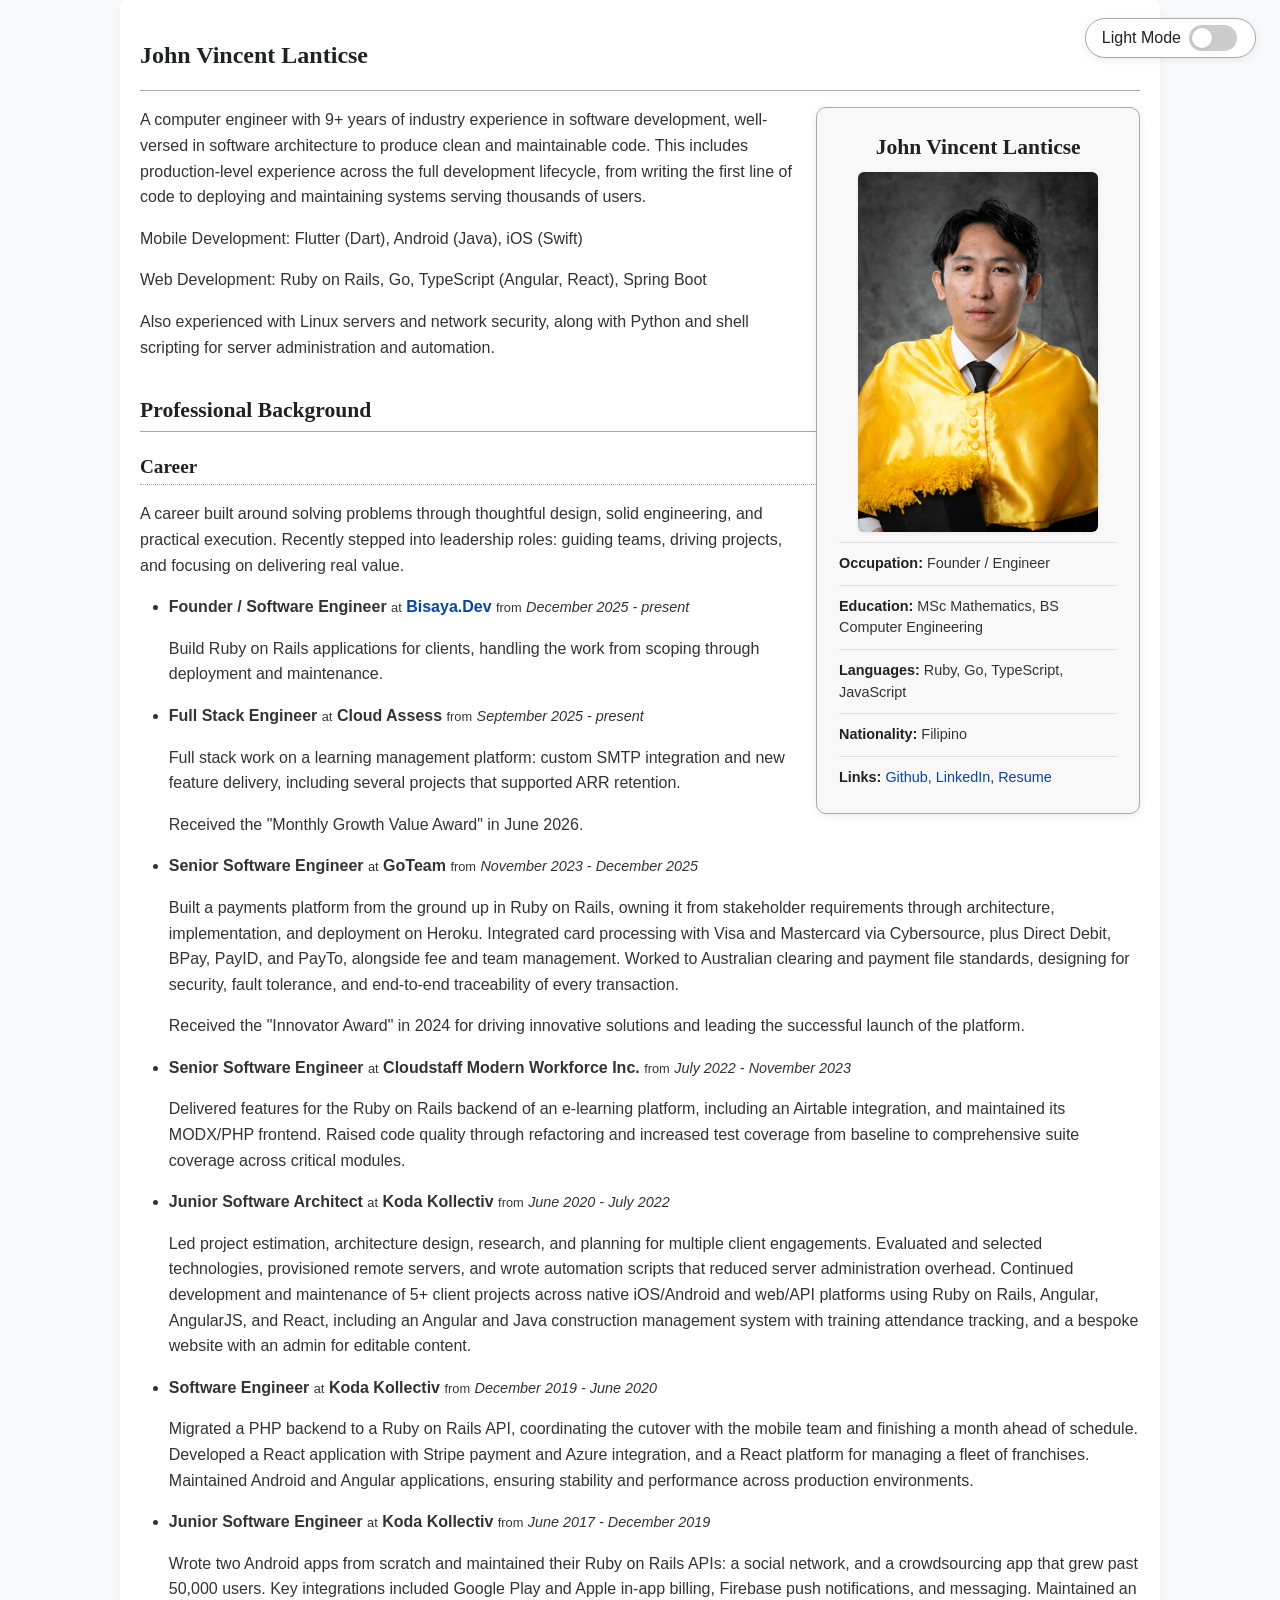
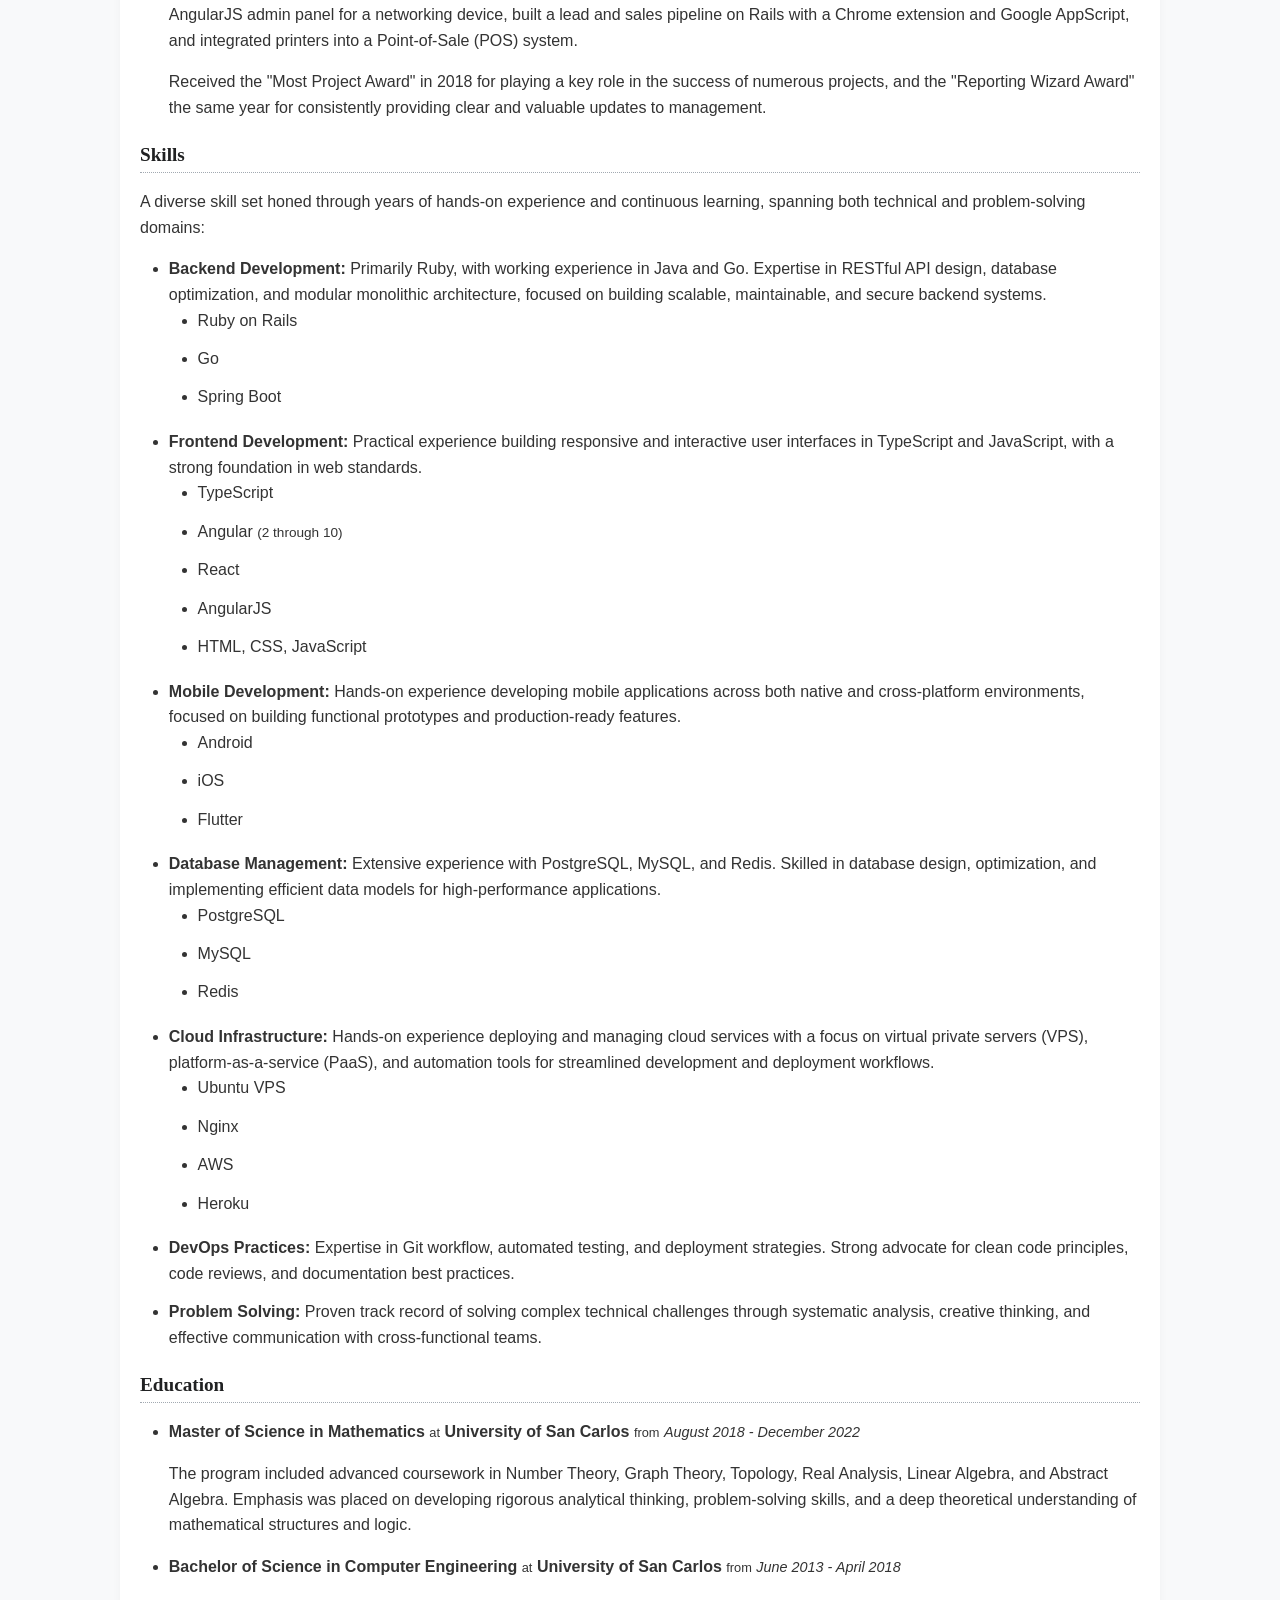
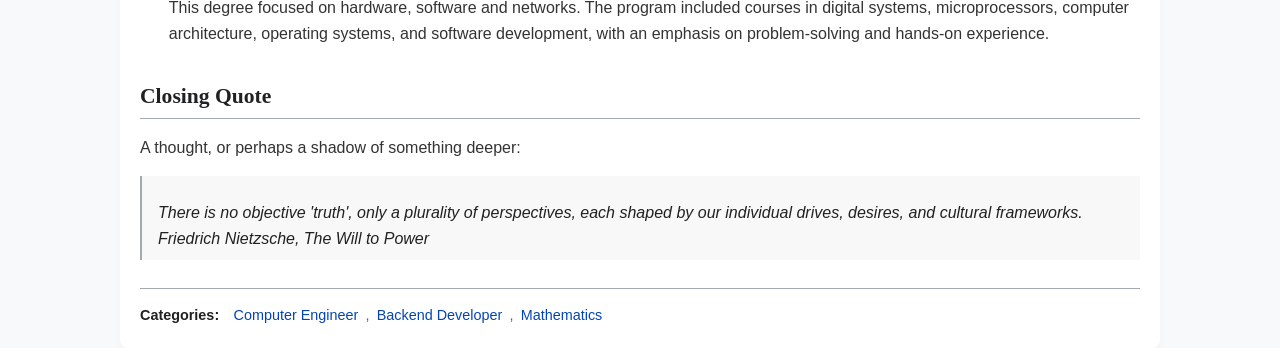
<file: index.html>
<!DOCTYPE html>
<html lang="en">
  <head>
    <meta charset="utf-8" />
    <meta name="viewport" content="width=device-width, initial-scale=1.0" />
    <meta
      name="description"
      content="John Vincent Lanticse, a software engineer with 9+ years of experience building backend systems, APIs, and mobile and web applications."
    />

    <title>John Vincent Lanticse - Software Engineer</title>
    <link rel="canonical" href="https://wiki.ctrlshiftjv.dev/" />
    <link rel="icon" type="image/x-icon" href="favicon.ico" />

    <meta property="og:type" content="profile" />
    <meta property="og:site_name" content="John Vincent Lanticse" />
    <meta property="og:url" content="https://wiki.ctrlshiftjv.dev/" />
    <meta property="og:title" content="John Vincent Lanticse - Software Engineer" />
    <meta
      property="og:description"
      content="A software engineer with 9+ years of experience building backend systems, APIs, and mobile and web applications."
    />
    <meta property="og:image" content="https://wiki.ctrlshiftjv.dev/img/og.jpg" />
    <meta property="og:image:width" content="1200" />
    <meta property="og:image:height" content="630" />
    <meta property="og:image:alt" content="John Vincent Lanticse, Software Engineer" />
    <meta property="profile:first_name" content="John Vincent" />
    <meta property="profile:last_name" content="Lanticse" />

    <meta name="twitter:card" content="summary_large_image" />
    <meta name="twitter:title" content="John Vincent Lanticse - Software Engineer" />
    <meta
      name="twitter:description"
      content="A software engineer with 9+ years of experience building backend systems, APIs, and mobile and web applications."
    />
    <meta name="twitter:image" content="https://wiki.ctrlshiftjv.dev/img/og.jpg" />

    <script type="application/ld+json">
      {
        "@context": "https://schema.org",
        "@type": "Person",
        "name": "John Vincent Lanticse",
        "givenName": "John Vincent",
        "familyName": "Lanticse",
        "jobTitle": "Software Engineer",
        "url": "https://wiki.ctrlshiftjv.dev/",
        "image": "https://wiki.ctrlshiftjv.dev/img/profile.jpg",
        "nationality": "Filipino",
        "sameAs": [
          "https://github.com/ctrlshiftjv",
          "https://www.linkedin.com/in/john-vincent-lanticse",
          "https://bisaya.dev"
        ],
        "worksFor": {
          "@type": "Organization",
          "name": "Bisaya.Dev",
          "url": "https://bisaya.dev"
        },
        "knowsLanguage": ["en"],
        "knowsAbout": [
          "Backend Development",
          "Ruby on Rails",
          "TypeScript",
          "REST API Design",
          "PostgreSQL",
          "Cloud Infrastructure",
          "Mobile Development"
        ],
        "alumniOf": [
          {
            "@type": "CollegeOrUniversity",
            "name": "University of San Carlos"
          }
        ]
      }
    </script>

    <style>
      body,
      html {
        margin: 0;
        padding: 0;
        font-family: -apple-system, BlinkMacSystemFont, 'Segoe UI', Roboto,
          'Helvetica Neue', Arial, sans-serif;
        line-height: 1.6;
        color: #333;
        background-color: #f8f9fa;
        transition: background 0.3s, color 0.3s;
      }
      
      .dark-mode,
      .dark-mode body {
        background-color: #181a1b;
        color: #e6e6e6;
      }

      .dark-mode .container {
        background: #232629;
        box-shadow: 0 2px 12px rgba(0,0,0,0.5);
        border: 1.5px solid #444b53;
      }

      .dark-mode .infobox {
        background-color: #232629;
        border-color: #444b53;
        color: #e6e6e6;
        box-shadow: 0 2px 8px rgba(0,0,0,0.4);
      }

      .dark-mode h1, .dark-mode h2, .dark-mode h3, .dark-mode .categories-title {
        color: #fff;
      }

      .dark-mode a {
        color: #7aaaff;
      }
      .dark-mode a:visited {
        color: #b48ead;
      }
      .dark-mode blockquote {
        background-color: #1b1e20;
        border-left-color: #5a626b;
        color: #e6e6e6;
      }
      .dark-mode a:hover {
        color: #a9c7ff;
        background-color: #2c3136;
        border-bottom-color: #7aaaff;
      }
      .dark-mode .categories {
        color: #b9bfc6;
      }
      .dark-mode hr {
        background-color: #444b53;
      }

      /* Dark mode toggle slider */
      .dark-toggle-wrapper {
        position: fixed;
        top: 18px;
        right: 24px;
        z-index: 1000;
        display: flex;
        align-items: center;
        gap: 0.5em;
        background: #fff;
        border-radius: 999px;
        box-shadow: 0 2px 8px rgba(0,0,0,0.08);
        padding: 6px 18px 6px 16px;
        border: 1px solid #a2a9b1;
      }

      .dark-toggle-label {
        font-size: 1em;
        color: #222;
        font-weight: 500;
        transition: color 0.3s;
      }
      .dark-mode .dark-toggle-label {
        color: #e6e6e6;
      }

      .switch {
        position: relative;
        display: inline-block;
        width: 48px;
        height: 26px;
      }
      .switch input {
        opacity: 0;
        width: 0;
        height: 0;
      }
      .slider {
        position: absolute;
        cursor: pointer;
        top: 0;
        left: 0;
        right: 0;
        bottom: 0;
        background-color: #ccc;
        transition: .4s;
        border-radius: 26px;
      }
      .slider:before {
        position: absolute;
        content: "";
        height: 20px;
        width: 20px;
        left: 3px;
        bottom: 3px;
        background-color: white;
        transition: .4s;
        border-radius: 50%;
        box-shadow: 0 1px 4px rgba(0,0,0,0.10);
      }
      input:checked + .slider {
        background-color: #232629;
      }
      input:checked + .slider:before {
        transform: translateX(22px);
      }

      /* General container */
      .container {
        max-width: 1000px;
        margin: 0 auto;
        padding: 20px;
        background: #fff;
        box-shadow: 0 2px 8px rgba(0,0,0,0.04);
        border-radius: 8px;
      }

      /* Main heading */
      h1 {
        font-family: Georgia, 'Times New Roman', Times, serif;
        font-size: 2.25em;
        margin-bottom: 0.5em;
        color: #202122;
        font-weight: bold;
      }

      /* Subheadings */
      h2 {
        font-family: Georgia, 'Times New Roman', Times, serif;
        font-size: 1.5em;
        margin-top: 1.5em;
        margin-bottom: 0.5em;
        color: #202122;
        padding-bottom: 0.2em;
        font-weight: bold;
        border-bottom: 1.5px solid #a2a9b1;
        background: none;
      }

      h3 {
        font-family: Georgia, 'Times New Roman', Times, serif;
        font-size: 1.2em;
        margin-bottom: 0.2em;
        color: #202122;
        border-bottom: 1px dotted #a2a9b1;
        padding-bottom: 2px;
      }

      /* Paragraph text */
      p {
        font-size: 1em;
        margin-bottom: 1em;
        line-height: 1.6;
      }

      /* Links */
      a {
        color: #0645ad;
        text-decoration: none;
        border-bottom: 1px solid transparent;
        transition: color 0.2s, background 0.2s;
      }
      a:visited {
        color: #6b1ba0;
      }
      a:hover {
        color: #0b0080;
        background-color: #f2f2f2;
        border-bottom: 1px solid #0645ad;
      }

      /* Lists */
      ul,
      ol {
        margin-left: 1.8em;
        margin-bottom: 1.2em;
        padding-left: 0;
      }

      ul {
        list-style-type: disc;
      }

      ol {
        list-style-type: decimal;
      }

      li {
        margin-bottom: 0.8em;
        line-height: 1.6;
      }

      /* Blockquotes */
      blockquote {
        margin: 1em 0;
        padding: 0.5em 1em;
        border-left: 2px solid #a2a9b1;
        background-color: #f8f8f8;
        font-style: italic;
        color: #202122;
      }

      blockquote p {
        margin-bottom: 0;
      }

      /* Horizontal rule */
      hr {
        border: 0;
        height: 1px;
        background-color: #a2a9b1;
        margin: 1em 0;
      }

      .custom-h1 {
        font-size: 1.5em;
        font-family: Georgia, 'Times New Roman', Times, serif;
        margin-bottom: 0;
      }

      .custom-h2 {
        font-size: 1.35em;
        font-family: Georgia, 'Times New Roman', Times, serif;
        margin-bottom: 0;
      }

      .custom-h3 {
        font-size: 1.2em;
        margin-bottom: 0;
      }

      /* Image styling */
      img {
        max-width: 100%;
        height: auto;
        margin: 1em 0;
      }

      /* Infobox */
      .infobox {
        float: right;
        width: 300px;
        margin-left: 1.5em;
        padding: 1em 0.75em;
        border: 1.5px solid #a2a9b1;
        background-color: #f8f8f8;
        font-size: 0.9em;
        line-height: 1.5;
        border-radius: 10px;
        box-shadow: 0 2px 8px rgba(0,0,0,0.08);
      }

      .infobox-content {
        margin: 0 0.75em;
        padding: 0.7em 0;
      }

      /* separates fields whose values wrap onto a second line */
      .infobox-content + .infobox-content {
        border-top: 1px solid #dcdfe3;
      }
      .dark-mode .infobox-content + .infobox-content {
        border-top-color: #3a4046;
      }

      .infobox-title {
        font-family: Georgia, 'Times New Roman', Times, serif;
        font-size: 1.5em;
        line-height: 1.3;
        font-weight: bold;
        color: #202122;
        margin-bottom: 0.5em;
      }
      .dark-mode .infobox-title {
        color: #fff;
      }

      .infobox-content img {
        width: 100%;
        max-width: 240px;
        height: auto;
        display: block;
        margin: 0 auto;
        border-radius: 6px;
        box-shadow: 0 1px 4px rgba(0,0,0,0.07);
      }

      .infobox-label {
        font-weight: bold;
        color: #202122;
      }
      .dark-mode .infobox-label {
        color: #e6e6e6;
      }

      .small {
        font-size: 0.8em;
      }

      .medium {
        font-size: 0.85em;
      }

      .organization {
        font-weight: 600;
      }

      .date {
        font-style: italic;
        font-size: 0.9em;
      }

      /* Categories section */
      .categories {
        margin-top: 2em;
        padding-top: 1em;
        border-top: 1px solid #a2a9b1;
        font-size: 0.9em;
        color: #666;
        display: flex;
        flex-wrap: wrap;
        align-items: center;
        gap: 0.5em;
      }
      .categories-title {
        font-weight: bold;
        margin-right: 0.5em;
        color: #202122;
        display: flex;
        align-items: center;
      }

      /* Mobile responsiveness */
      @media (max-width: 768px) {
        .container {
          padding: 10px;
          /* clears the fixed toggle, which would otherwise sit on top of the h1 */
          padding-top: 62px;
        }

        .dark-toggle-label {
          display: none;
        }

        .infobox {
          float: none;
          width: 90%;
          margin: 1em auto;
          padding: 1em;
        }

        .infobox-content {
          margin: 0.5em 0;
          text-align: center;
        }

        .infobox-content img {
          max-width: 200px;
        }

        .custom-h1 {
          text-align: center;
        }
        .dark-toggle-wrapper {
          right: 10px;
          top: 10px;
        }
      }

      .dark-mode .dark-toggle-wrapper {
        background: #232629;
        border-color: #444b53;
      }
    </style>
    <script>
      // Runs before first paint so the correct theme is applied without a flash.
      (function () {
        var stored = localStorage.getItem('darkMode');
        var dark = stored === null
          ? window.matchMedia('(prefers-color-scheme: dark)').matches
          : stored === '1';
        if (dark) document.documentElement.classList.add('dark-mode');
      })();

      function syncToggleUI(enabled) {
        var label = document.getElementById('dark-toggle-label');
        var box = document.getElementById('dark-toggle-checkbox');
        if (label) label.textContent = enabled ? 'Dark Mode' : 'Light Mode';
        if (box) box.checked = enabled;
      }
      function setDarkMode(enabled) {
        document.documentElement.classList.toggle('dark-mode', enabled);
        localStorage.setItem('darkMode', enabled ? '1' : '0');
        syncToggleUI(enabled);
      }
      function toggleDarkMode() {
        setDarkMode(!document.documentElement.classList.contains('dark-mode'));
      }
      window.addEventListener('DOMContentLoaded', function () {
        // only mirrors the already-applied theme, so an OS-derived default is not persisted
        syncToggleUI(document.documentElement.classList.contains('dark-mode'));
      });
    </script>
  </head>
  <body>
    <div class="container">
      <div class="dark-toggle-wrapper">
        <span id="dark-toggle-label" class="dark-toggle-label">Light Mode</span>
        <label class="switch">
          <input type="checkbox" id="dark-toggle-checkbox" onclick="toggleDarkMode()" aria-label="Toggle dark mode" />
          <span class="slider"></span>
        </label>
      </div>
      <header>
        <h1 class="custom-h1">John Vincent Lanticse</h1>
        <hr />
      </header>

      <aside class="infobox">
        <div class="infobox-content" style="text-align: center">
          <div class="infobox-title" aria-hidden="true">John Vincent Lanticse</div>
          <img src="/img/profile.jpg" alt="John Vincent Lanticse graduation picture" style="width: 240px" />
        </div>
        <div class="infobox-content">
          <div>
            <span class="infobox-label">Occupation:</span>
            <span>Founder / Engineer</span>
          </div>
        </div>
        <div class="infobox-content">
          <div>
            <span class="infobox-label">Education:</span>
            <span>MSc Mathematics, BS Computer Engineering</span>
          </div>
        </div>
        <div class="infobox-content">
          <div>
            <span class="infobox-label">Languages:</span>
            <span>Ruby, Go, TypeScript, JavaScript</span>
          </div>
        </div>
        <div class="infobox-content">
          <div>
            <span class="infobox-label">Nationality:</span>
            <span>Filipino</span>
          </div>
        </div>
        <div class="infobox-content">
          <div>
            <span class="infobox-label">Links:</span>
            <a href="https://github.com/ctrlshiftjv/" target="_blank">Github</a>,
            <a href="https://www.linkedin.com/in/john-vincent-lanticse" target="_blank">LinkedIn</a>,
            <a href="/resume.html">Resume</a>
          </div>
        </div>
      </aside>

      <main>
        <section>
          <p>
            A computer engineer with 9+ years of industry experience in software development, well-versed in software architecture to produce clean and maintainable code. This includes production-level experience across the full development lifecycle, from writing the first line of code to deploying and maintaining systems serving thousands of users.
          </p>
          <p>Mobile Development: Flutter (Dart), Android (Java), iOS (Swift)</p>
          <p>Web Development: Ruby on Rails, Go, TypeScript (Angular, React), Spring Boot</p>
          <p>Also experienced with Linux servers and network security, along with Python and shell scripting for server administration and automation.</p>
        </section>

        <section>
          <h2 class="custom-h2">Professional Background</h2>

          <section>
            <h3 class="custom-h3">Career</h3>
            <p>
              A career built around solving problems through thoughtful design, solid engineering, and practical execution. Recently stepped into leadership roles: guiding teams, driving projects, and focusing on delivering real value.
            </p>

            <ul>
              <li>
                <strong>Founder / Software Engineer</strong>
                <span class="small">at</span>
                <span class="organization"><a href="https://bisaya.dev" target="_blank" rel="noopener">Bisaya.Dev</a></span>
                <span class="small">from</span>
                <span class="date">December 2025 - present</span>
                <p class="description">Build Ruby on Rails applications for clients, handling the work from scoping through deployment and maintenance.</p>
              </li>
              <li>
                <strong>Full Stack Engineer</strong>
                <span class="small">at</span>
                <span class="organization">Cloud Assess</span>
                <span class="small">from</span>
                <span class="date">September 2025 - present</span>
                <p class="description">Full stack work on a learning management platform: custom SMTP integration and new feature delivery, including several projects that supported ARR retention.</p>
                <p class="description">Received the "Monthly Growth Value Award" in June 2026.</p>
              </li>
              <li>
                <strong>Senior Software Engineer</strong>
                <span class="small">at</span>
                <span class="organization">GoTeam</span>
                <span class="small">from</span>
                <span class="date">November 2023 - December 2025</span>
                <p class="description">Built a payments platform from the ground up in Ruby on Rails, owning it from stakeholder requirements through architecture, implementation, and deployment on Heroku. Integrated card processing with Visa and Mastercard via Cybersource, plus Direct Debit, BPay, PayID, and PayTo, alongside fee and team management. Worked to Australian clearing and payment file standards, designing for security, fault tolerance, and end-to-end traceability of every transaction.</p>
                <p class="description">Received the "Innovator Award" in 2024 for driving innovative solutions and leading the successful launch of the platform.</p>
              </li>
              <li>
                <strong>Senior Software Engineer</strong>
                <span class="small">at</span>
                <span class="organization">Cloudstaff Modern Workforce Inc.</span>
                <span class="small">from</span>
                <span class="date">July 2022 - November 2023</span>
                <p class="description">Delivered features for the Ruby on Rails backend of an e-learning platform, including an Airtable integration, and maintained its MODX/PHP frontend. Raised code quality through refactoring and increased test coverage from baseline to comprehensive suite coverage across critical modules.</p>
              </li>
              <li>
                <strong>Junior Software Architect</strong>
                <span class="small">at</span>
                <span class="organization">Koda Kollectiv</span>
                <span class="small">from</span>
                <span class="date">June 2020 - July 2022</span>
                <p class="description">Led project estimation, architecture design, research, and planning for multiple client engagements. Evaluated and selected technologies, provisioned remote servers, and wrote automation scripts that reduced server administration overhead. Continued development and maintenance of 5+ client projects across native iOS/Android and web/API platforms using Ruby on Rails, Angular, AngularJS, and React, including an Angular and Java construction management system with training attendance tracking, and a bespoke website with an admin for editable content.</p>
              </li>
              <li>
                <strong>Software Engineer</strong>
                <span class="small">at</span>
                <span class="organization">Koda Kollectiv</span>
                <span class="small">from</span>
                <span class="date">December 2019 - June 2020</span>
                <p class="description">Migrated a PHP backend to a Ruby on Rails API, coordinating the cutover with the mobile team and finishing a month ahead of schedule. Developed a React application with Stripe payment and Azure integration, and a React platform for managing a fleet of franchises. Maintained Android and Angular applications, ensuring stability and performance across production environments.</p>
              </li>
              <li>
                <strong>Junior Software Engineer</strong>
                <span class="small">at</span>
                <span class="organization">Koda Kollectiv</span>
                <span class="small">from</span>
                <span class="date">June 2017 - December 2019</span>
                <p class="description">
                  Wrote two Android apps from scratch and maintained their Ruby on Rails APIs: a social network, and a crowdsourcing app that grew past 50,000 users. Key integrations included Google Play and Apple in-app billing, Firebase push notifications, and messaging. Maintained an AngularJS admin panel for a networking device, built a lead and sales pipeline on Rails with a Chrome extension and Google AppScript, and integrated printers into a Point-of-Sale (POS) system.
                </p>
                <p class="description">
                  Received the "Most Project Award" in 2018 for playing a key role in the success of numerous projects, and the "Reporting Wizard Award" the same year for consistently providing clear and valuable updates to management.
                </p>
              </li>
            </ul>
          </section>

          <section>
            <h3 class="custom-h3">Skills</h3>
            <p>
              A diverse skill set honed through years of hands-on experience and continuous learning, spanning both technical and problem-solving domains:
            </p>
            <ul>
              <li>
                <strong>Backend Development:</strong>
                Primarily Ruby, with working experience in Java and Go. Expertise in RESTful API design, database optimization, and modular monolithic architecture, focused on building scalable, maintainable, and secure backend systems.
                <ul>
                  <li>Ruby on Rails</li>
                  <li>Go</li>
                  <li>Spring Boot</li>
                </ul>
              </li>
              <li>
                <strong>Frontend Development:</strong>
                Practical experience building responsive and interactive user interfaces in TypeScript and JavaScript, with a strong foundation in web standards.
                <ul>
                  <li>TypeScript</li>
                  <li>Angular <span class="medium">(2 through 10)</span></li>
                  <li>React</li>
                  <li>AngularJS</li>
                  <li>HTML, CSS, JavaScript</li>
                </ul>
              </li>

              <li>
                <strong>Mobile Development:</strong>
                Hands-on experience developing mobile applications across both native and cross-platform environments, focused on building functional prototypes and production-ready features.
                <ul>
                  <li>Android</li>
                  <li>iOS</li>
                  <li>Flutter</li>
                </ul>
              </li>
              <li>
                <strong>Database Management:</strong>
                Extensive experience with PostgreSQL, MySQL, and Redis. Skilled in database design, optimization, and implementing efficient data models for high-performance applications.
                <ul>
                  <li>PostgreSQL</li>
                  <li>MySQL</li>
                  <li>Redis</li>
                </ul>
              </li>
              <li>
                <strong>Cloud Infrastructure:</strong>
                Hands-on experience deploying and managing cloud services with a focus on virtual private servers (VPS), platform-as-a-service (PaaS), and automation tools for streamlined development and deployment workflows.
                <ul>
                  <li>Ubuntu VPS</li>
                  <li>Nginx</li>
                  <li>AWS</li>
                  <li>Heroku</li>
                </ul>
              </li>
              <li>
                <strong>DevOps Practices:</strong>
                Expertise in Git workflow, automated testing, and deployment strategies. Strong advocate for clean code principles, code reviews, and documentation best practices.
              </li>
              <li>
                <strong>Problem Solving:</strong>
                Proven track record of solving complex technical challenges through systematic analysis, creative thinking, and effective communication with cross-functional teams.
              </li>
            </ul>
          </section>

          <section>
            <h3 class="custom-h3">Education</h3>
            <ul>
              <li>
                <strong>Master of Science in Mathematics</strong>
                <span class="small">at</span>
                <span class="organization">University of San Carlos</span>
                <span class="small">from</span>
                <span class="date">August 2018 - December 2022</span>
                <p class="description">The program included advanced coursework in Number Theory, Graph Theory, Topology, Real Analysis, Linear Algebra, and Abstract Algebra. Emphasis was placed on developing rigorous analytical thinking, problem-solving skills, and a deep theoretical understanding of mathematical structures and logic.</p>
              </li>
              <li>
                <strong>Bachelor of Science in Computer Engineering </strong>
                <span class="small">at</span>
                <span class="organization">University of San Carlos</span>
                <span class="small">from</span>
                <span class="date">June 2013 - April 2018</span>
                <p class="description">This degree focused on hardware, software and networks. The program included courses in digital systems, microprocessors, computer architecture, operating systems, and software development, with an emphasis on problem-solving and hands-on experience.</p>
              </li>
            </ul>
          </section>
        </section>

        <section>
          <h2 class="custom-h2">Closing Quote</h2>
          <p>A thought, or perhaps a shadow of something deeper:</p>
          <blockquote>
            <p>
              There is no objective 'truth', only a plurality of perspectives, each shaped by our individual drives, desires, and cultural frameworks.
            </p>
            <footer>Friedrich Nietzsche, <cite>The Will to Power</cite></footer>
          </blockquote>
        </section>
      </main>

      <footer class="categories">
        <span class="categories-title">Categories:</span>
        <a href="https://en.wikipedia.org/wiki/Computer_engineering" target="_blank">
          Computer Engineer
        </a>,
        <a href="https://en.wikipedia.org/wiki/Frontend_and_backend" target="_blank">
          Backend Developer
        </a>,
        <a href="https://en.wikipedia.org/wiki/Mathematics" target="_blank">
          Mathematics
        </a>
      </footer>
    </div>
  </body>
</html>
</file>
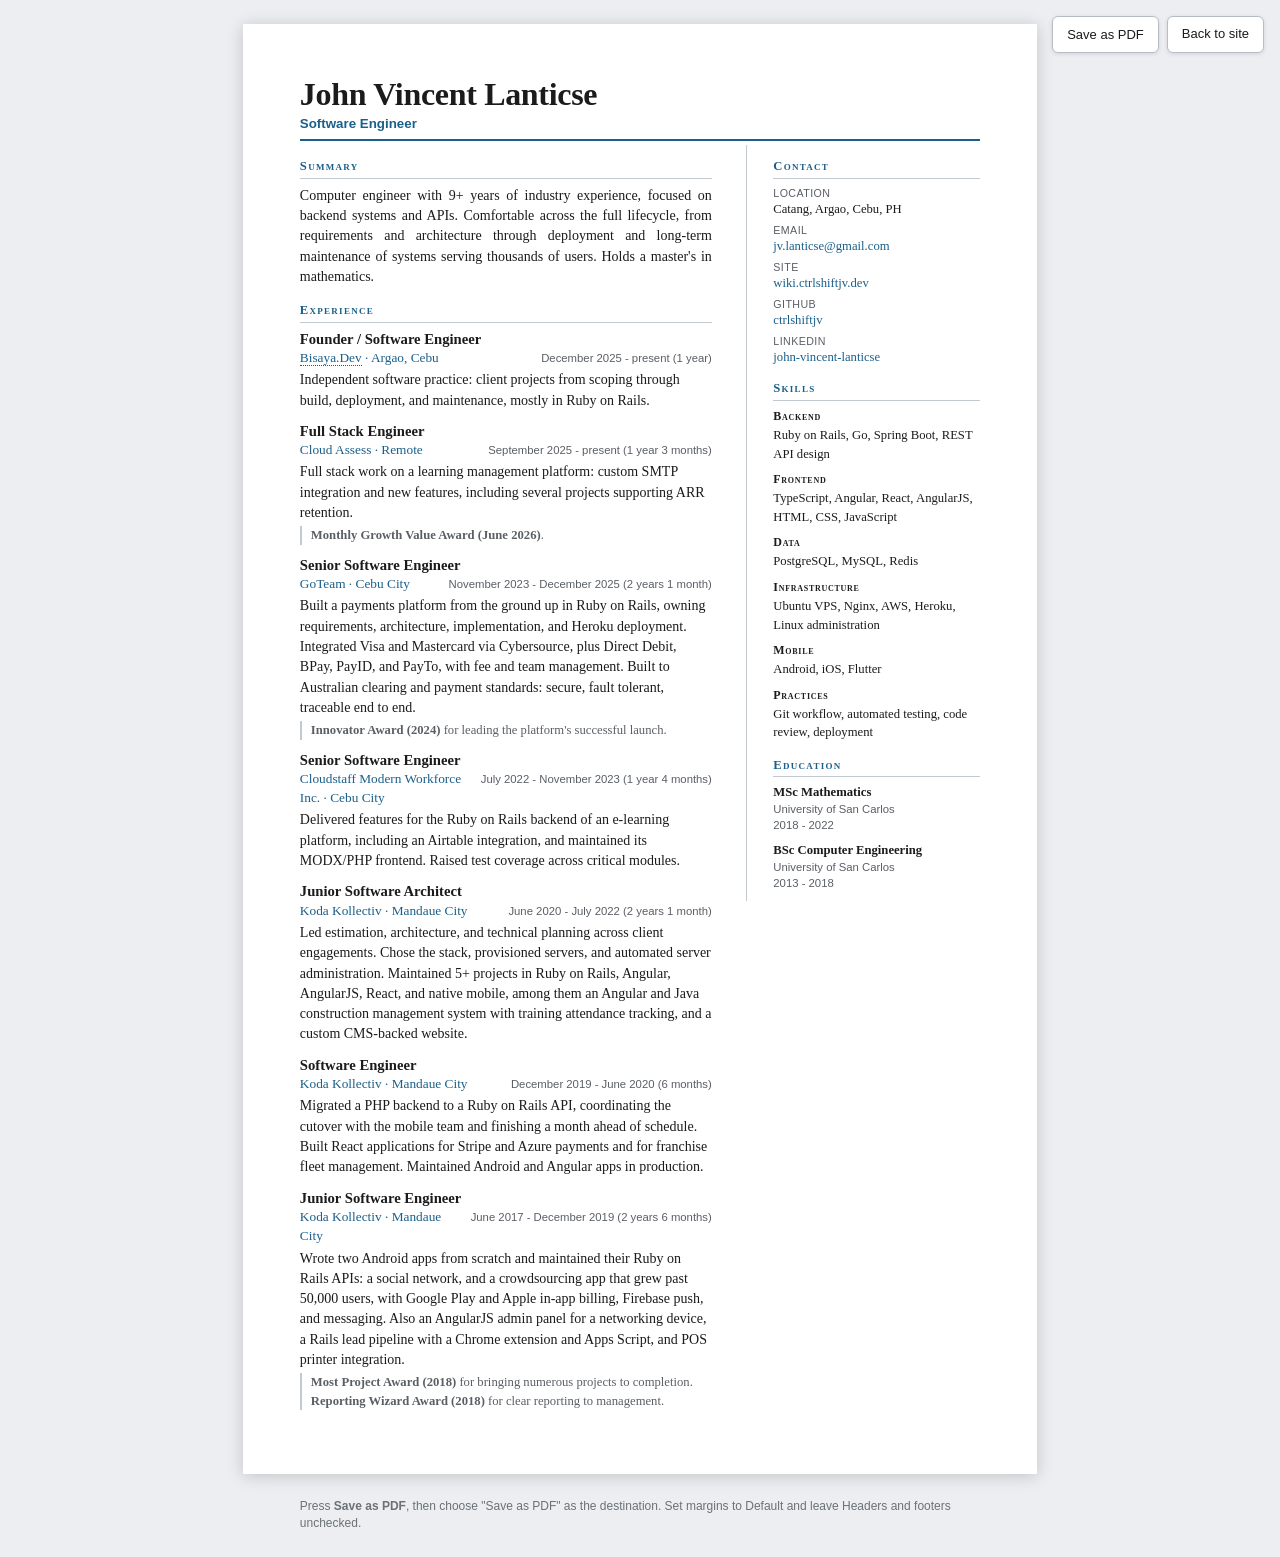
<file: resume.html>
<!DOCTYPE html>
<html lang="en">
  <head>
    <meta charset="utf-8" />
    <meta name="viewport" content="width=device-width, initial-scale=1.0" />
    <meta name="description" content="Resume of John Vincent Lanticse, software engineer." />
    <meta name="robots" content="noindex" />

    <title>Resume - John Vincent Lanticse</title>
    <link rel="icon" type="image/x-icon" href="favicon.ico" />

    <style>
      :root {
        --ink: #1b1b1b;
        --muted: #5a5f66;
        --rule: #c3c9d0;
        --accent: #1a5f8a;
        --page: #ffffff;
        --desk: #eceef1;
      }

      * { box-sizing: border-box; }

      body {
        margin: 0;
        background: var(--desk);
        color: var(--ink);
        font-family: Georgia, 'Times New Roman', serif;
        font-size: 10.5pt;
        line-height: 1.45;
      }

      /* The on-screen sheet mimics the printed A4 page. */
      .sheet {
        width: 210mm;
        min-height: 297mm;
        margin: 24px auto;
        padding: 14mm 15mm;
        background: var(--page);
        box-shadow: 0 2px 16px rgba(0, 0, 0, 0.18);
      }

      header {
        border-bottom: 2px solid var(--accent);
        padding-bottom: 6px;
        margin-bottom: 4px;
      }

      h1 {
        margin: 0;
        font-size: 24pt;
        line-height: 1.1;
        letter-spacing: -0.01em;
      }

      .tagline {
        margin: 2px 0 0;
        color: var(--accent);
        font-size: 10pt;
        /* no small-caps and no tracking here: both make the job title extract
           letter-by-letter, and this is the field a parser reads as the title */
        font-weight: bold;
        font-family: Helvetica, Arial, sans-serif;
      }

      .grid {
        display: grid;
        grid-template-columns: 1fr 62mm;
        gap: 0 9mm;
        align-items: start;
      }

      aside { border-left: 1px solid var(--rule); padding-left: 7mm; }

      h2 {
        font-size: 9.5pt;
        font-variant: small-caps;
        letter-spacing: 0.1em;
        color: var(--accent);
        border-bottom: 1px solid var(--rule);
        margin: 14px 0 7px;
        padding-bottom: 2px;
        font-weight: bold;
      }
      main > section:first-child h2 { margin-top: 12px; }
      aside > section:first-child h2 { margin-top: 12px; }

      .summary { margin: 0; text-align: justify; }

      .role { margin-bottom: 11px; break-inside: avoid; }

      .role-title { font-weight: bold; font-size: 11pt; line-height: 1.25; }

      .role-meta {
        display: flex;
        justify-content: space-between;
        align-items: baseline;
        gap: 10px;
      }

      .role-dates {
        color: var(--muted);
        font-size: 8.5pt;
        white-space: nowrap;
        font-family: Helvetica, Arial, sans-serif;
      }

      .role-org { color: var(--accent); font-size: 10pt; }
      .role-org a { color: inherit; text-decoration: none; border-bottom: 1px dotted currentColor; }

      .duration { color: var(--muted); font-size: 8.5pt; font-family: Helvetica, Arial, sans-serif; }

      .role p { margin: 3px 0 0; }

      .award {
        margin-top: 3px;
        font-size: 9.5pt;
        color: var(--muted);
        padding-left: 9px;
        border-left: 2px solid var(--rule);
      }

      .contact { margin: 0; font-size: 9.5pt; }
      .contact > div { margin-bottom: 5px; }
      .contact dt {
        color: var(--muted);
        font-size: 8pt;
        font-family: Helvetica, Arial, sans-serif;
        letter-spacing: 0.04em;
        text-transform: uppercase;
      }
      .contact dd { margin: 0; line-height: 1.3; }
      /* long handles and addresses wrap rather than overflow the narrow column */
      .contact a { color: var(--accent); text-decoration: none; overflow-wrap: anywhere; }

      .edu { margin-bottom: 9px; break-inside: avoid; }
      .edu-degree { font-weight: bold; font-size: 9.5pt; line-height: 1.3; }
      .edu-meta { color: var(--muted); font-size: 8.5pt; font-family: Helvetica, Arial, sans-serif; }

      .skill-group { margin-bottom: 8px; break-inside: avoid; }
      .skill-label {
        font-variant: small-caps;
        letter-spacing: 0.06em;
        font-size: 9pt;
        font-weight: bold;
      }
      .skill-list { margin: 1px 0 0; font-size: 9.5pt; color: var(--ink); }

      .toolbar {
        position: fixed;
        top: 16px;
        right: 16px;
        display: flex;
        gap: 8px;
        font-family: Helvetica, Arial, sans-serif;
      }

      .toolbar button,
      .toolbar a {
        font-size: 13px;
        padding: 8px 14px;
        border-radius: 6px;
        border: 1px solid #b7bdc5;
        background: #fff;
        color: #1b1b1b;
        cursor: pointer;
        text-decoration: none;
        box-shadow: 0 1px 4px rgba(0, 0, 0, 0.12);
      }
      .toolbar button:hover,
      .toolbar a:hover { background: #f1f3f5; }

      .hint {
        max-width: 210mm;
        margin: 0 auto;
        padding: 0 15mm 24px;
        font-family: Helvetica, Arial, sans-serif;
        font-size: 12px;
        color: #6b7177;
      }

      /* screen-scoped: an unqualified query also matches print, where the A4
         content box is under 900px, and would collapse the two columns */
      @media screen and (max-width: 900px) {
        .sheet { width: auto; min-height: 0; margin: 12px; padding: 18px; }
        .grid { grid-template-columns: 1fr; gap: 0; }
        aside { border-left: 0; padding-left: 0; }
        .toolbar { position: static; margin: 12px; }
        .hint { padding: 0 12px 20px; }
      }

      @page {
        size: A4;
        margin: 12mm 13mm;
      }

      /* Tightened so the whole resume lands on a single A4 page. */
      @media print {
        body { background: #fff; font-size: 9.3pt; line-height: 1.32; }
        .sheet {
          width: auto;
          min-height: 0;
          margin: 0;
          padding: 0;
          box-shadow: none;
        }
        .toolbar, .hint { display: none !important; }
        .role-org a { border-bottom: 0; }

        h1 { font-size: 20pt; }
        .tagline { font-size: 10pt; }
        header { padding-bottom: 4px; }
        h2 { font-size: 9.2pt; margin: 8px 0 3px; }
        main > section:first-child h2,
        aside > section:first-child h2 { margin-top: 8px; }
        .role { margin-bottom: 4px; }
        .role:last-child { margin-bottom: 0; }
        .role-title { font-size: 10.4pt; }
        .role-org { font-size: 9.4pt; }
        .role-dates, .duration { font-size: 8.2pt; }
        .award { font-size: 9pt; margin-top: 3px; }
        .skill-group { margin-bottom: 6px; }
        .skill-list, .contact { font-size: 9.2pt; }
        .contact > div { margin-bottom: 4px; }
        .edu { margin-bottom: 7px; }
      }
    </style>
  </head>
  <body>
    <div class="toolbar">
      <button type="button" onclick="window.print()">Save as PDF</button>
      <a href="/">Back to site</a>
    </div>

    <div class="sheet">
      <header>
        <h1>John Vincent Lanticse</h1>
        <p class="tagline">Software Engineer</p>
      </header>

      <div class="grid">
        <main>
          <section>
            <h2>Summary</h2>
            <p class="summary">
              Computer engineer with <span data-since="2017-06">9+</span> years of industry
              experience, focused on backend systems and APIs. Comfortable across the full
              lifecycle, from requirements and architecture through deployment and long-term
              maintenance of systems serving thousands of users. Holds a master's in
              mathematics.
            </p>
          </section>

          <section>
            <h2>Experience</h2>

            <div class="role">
              <div class="role-title">Founder / Software Engineer</div>
              <div class="role-meta">
                <span class="role-org"><a href="https://bisaya.dev">Bisaya.Dev</a> &middot; Argao, Cebu</span>
                <span class="role-dates" data-start="2025-12">December 2025 - present</span>
              </div>
              <p>
                Independent software practice: client projects from scoping through build,
                deployment, and maintenance, mostly in Ruby on Rails.
              </p>
            </div>

            <div class="role">
              <div class="role-title">Full Stack Engineer</div>
              <div class="role-meta">
                <span class="role-org">Cloud Assess &middot; Remote</span>
                <span class="role-dates" data-start="2025-09">September 2025 - present</span>
              </div>
              <p>
                Full stack work on a learning management platform: custom SMTP integration
                and new features, including several projects supporting ARR retention.
              </p>
              <p class="award">
                <strong>Monthly Growth Value Award (June 2026)</strong>.
              </p>
            </div>

            <div class="role">
              <div class="role-title">Senior Software Engineer</div>
              <div class="role-meta">
                <span class="role-org">GoTeam &middot; Cebu City</span>
                <span class="role-dates" data-start="2023-11" data-end="2025-12">November 2023 - December 2025</span>
              </div>
              <p>
                Built a payments platform from the ground up in Ruby on Rails, owning
                requirements, architecture, implementation, and Heroku deployment. Integrated
                Visa and Mastercard via Cybersource, plus Direct Debit, BPay, PayID, and
                PayTo, with fee and team management. Built to Australian clearing and payment
                standards: secure, fault tolerant, traceable end to end.
              </p>
              <p class="award">
                <strong>Innovator Award (2024)</strong> for leading the platform's successful
                launch.
              </p>
            </div>

            <div class="role">
              <div class="role-title">Senior Software Engineer</div>
              <div class="role-meta">
                <span class="role-org">Cloudstaff Modern Workforce Inc. &middot; Cebu City</span>
                <span class="role-dates" data-start="2022-07" data-end="2023-11">July 2022 - November 2023</span>
              </div>
              <p>
                Delivered features for the Ruby on Rails backend of an e-learning platform,
                including an Airtable integration, and maintained its MODX/PHP frontend.
                Raised test coverage across critical modules.
              </p>
            </div>

            <div class="role">
              <div class="role-title">Junior Software Architect</div>
              <div class="role-meta">
                <span class="role-org">Koda Kollectiv &middot; Mandaue City</span>
                <span class="role-dates" data-start="2020-06" data-end="2022-07">June 2020 - July 2022</span>
              </div>
              <p>
                Led estimation, architecture, and technical planning across client
                engagements. Chose the stack, provisioned servers, and automated server
                administration. Maintained 5+ projects in Ruby on Rails, Angular, AngularJS,
                React, and native mobile, among them an Angular and Java construction
                management system with training attendance tracking, and a custom
                CMS-backed website.
              </p>
            </div>

            <div class="role">
              <div class="role-title">Software Engineer</div>
              <div class="role-meta">
                <span class="role-org">Koda Kollectiv &middot; Mandaue City</span>
                <span class="role-dates" data-start="2019-12" data-end="2020-06">December 2019 - June 2020</span>
              </div>
              <p>
                Migrated a PHP backend to a Ruby on Rails API, coordinating the cutover with
                the mobile team and finishing a month ahead of schedule. Built React
                applications for Stripe and Azure payments and for franchise fleet
                management. Maintained Android and Angular apps in production.
              </p>
            </div>

            <div class="role">
              <div class="role-title">Junior Software Engineer</div>
              <div class="role-meta">
                <span class="role-org">Koda Kollectiv &middot; Mandaue City</span>
                <span class="role-dates" data-start="2017-06" data-end="2019-12">June 2017 - December 2019</span>
              </div>
              <p>
                Wrote two Android apps from scratch and maintained their Ruby on Rails APIs:
                a social network, and a crowdsourcing app that grew past 50,000 users, with
                Google Play and Apple in-app billing, Firebase push, and messaging. Also an
                AngularJS admin panel for a networking device, a Rails lead pipeline with a
                Chrome extension and Apps Script, and POS printer integration.
              </p>
              <p class="award">
                <strong>Most Project Award (2018)</strong> for bringing numerous projects to
                completion. <strong>Reporting Wizard Award (2018)</strong> for clear reporting
                to management.
              </p>
            </div>
          </section>
        </main>

        <aside>
          <section>
            <h2>Contact</h2>
            <dl class="contact">
              <div><dt>Location</dt><dd>Catang, Argao, Cebu, PH</dd></div>
              <div><dt>Email</dt><dd><a href="mailto:jv.lanticse@gmail.com">jv.lanticse@gmail.com</a></dd></div>
              <div><dt>Site</dt><dd><a href="https://wiki.ctrlshiftjv.dev">wiki.ctrlshiftjv.dev</a></dd></div>
              <div><dt>GitHub</dt><dd><a href="https://github.com/ctrlshiftjv">ctrlshiftjv</a></dd></div>
              <div><dt>LinkedIn</dt><dd><a href="https://www.linkedin.com/in/john-vincent-lanticse">john-vincent-lanticse</a></dd></div>
            </dl>
          </section>

          <section>
            <h2>Skills</h2>

            <div class="skill-group">
              <div class="skill-label">Backend</div>
              <div class="skill-list">Ruby on Rails, Go, Spring Boot, REST API design</div>
            </div>

            <div class="skill-group">
              <div class="skill-label">Frontend</div>
              <div class="skill-list">TypeScript, Angular, React, AngularJS, HTML, CSS, JavaScript</div>
            </div>

            <div class="skill-group">
              <div class="skill-label">Data</div>
              <div class="skill-list">PostgreSQL, MySQL, Redis</div>
            </div>

            <div class="skill-group">
              <div class="skill-label">Infrastructure</div>
              <div class="skill-list">Ubuntu VPS, Nginx, AWS, Heroku, Linux administration</div>
            </div>

            <div class="skill-group">
              <div class="skill-label">Mobile</div>
              <div class="skill-list">Android, iOS, Flutter</div>
            </div>

            <div class="skill-group">
              <div class="skill-label">Practices</div>
              <div class="skill-list">Git workflow, automated testing, code review, deployment</div>
            </div>
          </section>

          <section>
            <h2>Education</h2>

            <div class="edu">
              <div class="edu-degree">MSc Mathematics</div>
              <div class="edu-meta">University of San Carlos<br />2018 - 2022</div>
            </div>

            <div class="edu">
              <div class="edu-degree">BSc Computer Engineering</div>
              <div class="edu-meta">University of San Carlos<br />2013 - 2018</div>
            </div>
          </section>
        </aside>
      </div>
    </div>

    <p class="hint">
      Press <strong>Save as PDF</strong>, then choose "Save as PDF" as the destination.
      Set margins to Default and leave Headers and footers unchecked.
    </p>

    <script>
      // Durations are derived from the dates so they cannot drift out of date.
      (function () {
        var now = new Date();

        function parse(value) {
          var parts = value.split('-');
          return { y: +parts[0], m: +parts[1] };
        }

        function monthsBetween(start, end) {
          return (end.y - start.y) * 12 + (end.m - start.m);
        }

        function humanise(months) {
          var y = Math.floor(months / 12);
          var m = months % 12;
          var out = [];
          if (y) out.push(y + (y === 1 ? ' year' : ' years'));
          if (m) out.push(m + (m === 1 ? ' month' : ' months'));
          return out.join(' ') || 'less than a month';
        }

        var today = { y: now.getFullYear(), m: now.getMonth() + 1 };

        document.querySelectorAll('[data-start]').forEach(function (el) {
          var start = parse(el.dataset.start);
          var end = el.dataset.end ? parse(el.dataset.end) : today;
          var span = document.createElement('span');
          span.className = 'duration';
          span.textContent = ' (' + humanise(monthsBetween(start, end)) + ')';
          el.appendChild(span);
        });

        document.querySelectorAll('[data-since]').forEach(function (el) {
          var years = Math.floor(monthsBetween(parse(el.dataset.since), today) / 12);
          el.textContent = years + '+';
        });
      })();
    </script>
  </body>
</html>
</file>
